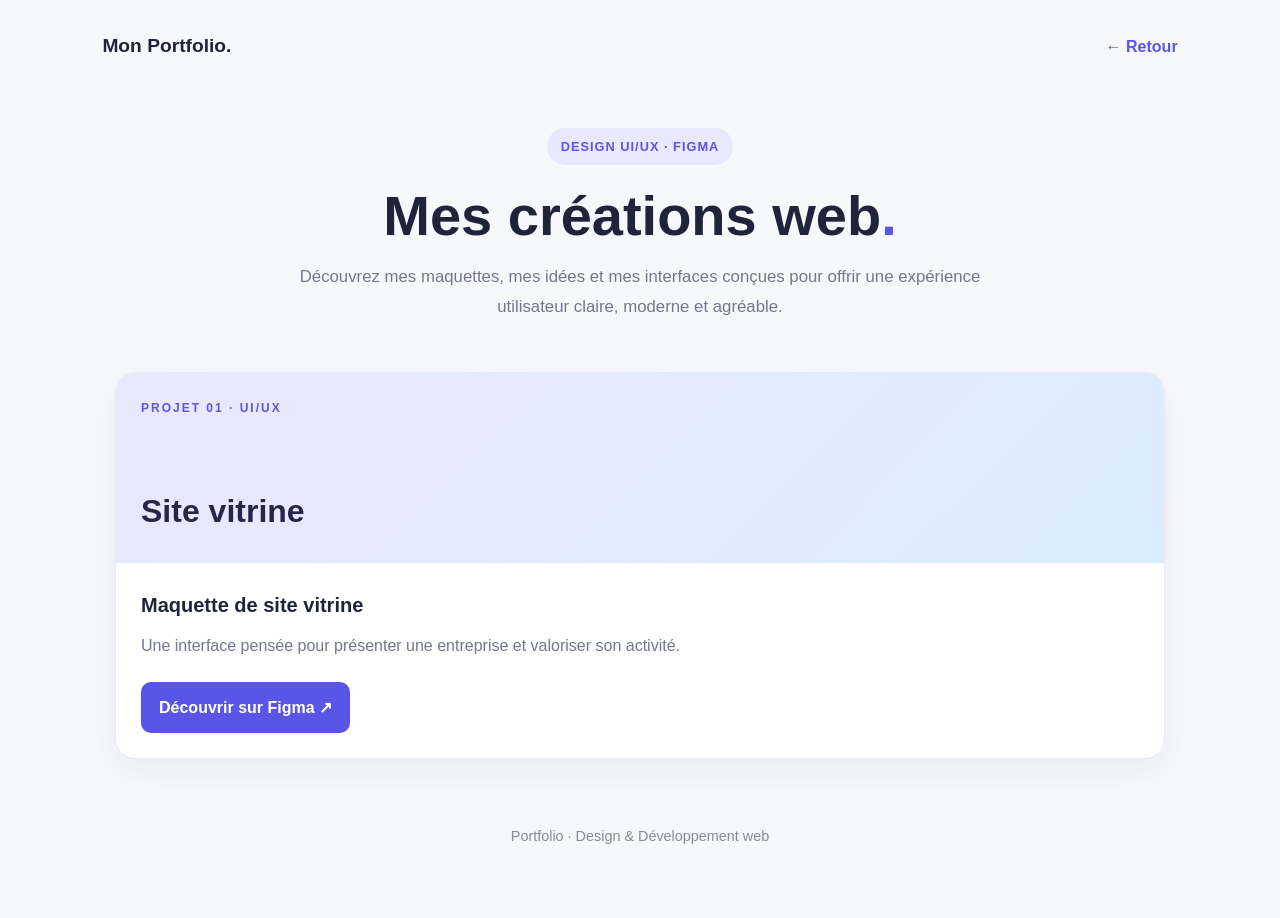
<file: web.html>
<!DOCTYPE html>
<html lang="fr">
<head>
    <meta charset="UTF-8">
    <meta name="viewport" content="width=device-width, initial-scale=1.0">

    <title>Mes projets web | Portfolio</title>
    <link rel="stylesheet" href="style.css">

    <style>
        .web-page {
            min-height: 100vh;
            padding: 30px 8% 70px;
            background: #f7f8fc;
            color: #20243a;
        }

        .web-nav {
            display: flex;
            justify-content: space-between;
            align-items: center;
            gap: 20px;
            margin-bottom: 65px;
        }

        .web-logo {
            font-size: 1.2rem;
            font-weight: 800;
            color: #20243a;
            text-decoration: none;
        }

        .web-back {
            color: #5b55e7;
            text-decoration: none;
            font-weight: 600;
        }

        .web-hero {
            max-width: 720px;
            margin: 0 auto 50px;
            text-align: center;
        }

        .web-tag {
            display: inline-block;
            padding: 8px 14px;
            background: #e9e8ff;
            color: #5b55e7;
            border-radius: 30px;
            font-size: 0.8rem;
            font-weight: 700;
            letter-spacing: 1px;
        }

        .web-hero h1 {
            margin: 20px 0 15px;
            font-size: clamp(2.2rem, 5vw, 3.5rem);
            line-height: 1.1;
        }

        .web-hero p {
            color: #73778b;
            font-size: 1.05rem;
            line-height: 1.8;
        }

        .web-gallery {
            display: grid;
            grid-template-columns:
                repeat(auto-fit, minmax(min(100%, 280px), 1fr));
            gap: 28px;
            max-width: 1050px;
            margin: 0 auto;
        }

        .web-card {
            overflow: hidden;
            background: #ffffff;
            border: 1px solid #e9eaf2;
            border-radius: 20px;
            box-shadow: 0 12px 35px rgba(30, 35, 80, 0.06);
            transition: transform 0.25s ease,
                        box-shadow 0.25s ease;
        }

        .web-card:hover {
            transform: translateY(-6px);
            box-shadow: 0 18px 40px rgba(30, 35, 80, 0.12);
        }

        .web-preview {
            min-height: 190px;
            padding: 25px;
            display: flex;
            flex-direction: column;
            justify-content: space-between;
            background: linear-gradient(135deg, #e9e8ff, #dcecff);
        }

        .web-preview span {
            font-size: 0.75rem;
            font-weight: 800;
            letter-spacing: 2px;
            color: #5b55e7;
        }

        .web-preview strong {
            font-size: 2rem;
            color: #24264a;
        }

        .web-card-content {
            padding: 25px;
        }

        .web-card-content h2 {
            margin: 0 0 10px;
            font-size: 1.25rem;
        }

        .web-card-content p {
            margin: 0 0 22px;
            color: #73778b;
            line-height: 1.7;
        }

        .figma-button {
            display: inline-block;
            padding: 12px 18px;
            background: #5b55e7;
            color: #ffffff;
            border-radius: 10px;
            text-decoration: none;
            font-weight: 700;
            transition: background 0.2s ease;
        }

        .figma-button:hover {
            background: #4039c7;
        }

        .web-footer {
            margin-top: 65px;
            text-align: center;
            color: #85899a;
            font-size: 0.9rem;
        }

        @media (max-width: 600px) {
            .web-page {
                padding: 25px 5% 45px;
            }

            .web-nav {
                margin-bottom: 45px;
            }

            .web-hero {
                margin-bottom: 35px;
            }
        }
    </style>
</head>

<body>
    <main class="web-page">

        <nav class="web-nav">
            <a href="index.html" class="web-logo">
                Mon Portfolio.
            </a>

            <a href="index.html#projets" class="web-back">
                ← Retour
            </a>
        </nav>

        <header class="web-hero">
            <span class="web-tag">DESIGN UI/UX · FIGMA</span>

            <h1>Mes créations web<span style="color:#5b55e7">.</span></h1>

            <p>
                Découvrez mes maquettes, mes idées et mes interfaces
                conçues pour offrir une expérience utilisateur claire,
                moderne et agréable.
            </p>
        </header>

        <section class="web-gallery">

            <!-- MAQUETTE 1 -->
            <article class="web-card">
                <div class="web-preview">
                    <span>PROJET 01 · UI/UX</span>
                    <strong>Site vitrine</strong>
                </div>

                <div class="web-card-content">
                    <h2>Maquette de site vitrine</h2>

                    <p>
                        Une interface pensée pour présenter une entreprise
                        et valoriser son activité.
                    </p>

                    <a
                        href="https://www.figma.com/design/7uAZLtjkX3qMrGrwsqEdgQ/Untitled?node-id=0-1&m=dev&t=SgQyx5npWPtRexyd-1"
                        class="figma-button"
                        target="_blank"
                        rel="noopener noreferrer">
                        Découvrir sur Figma ↗
                    </a>
                </div>
            </article>

            <!-- DUPLIQUE CE BLOC POUR LES AUTRES MAQUETTES -->

        </section>

        <footer class="web-footer">
            <p>Portfolio · Design & Développement web</p>
        </footer>

    </main>

    <script src="script.js"></script>
</body>
</html>
</file>
<file: style.css>
:root {
    --green: #0c6644;
    --green-dark: #08452f;
    --green-light: #e8f2ed;
    --mint: #9fe0bf;
    --ink: #14231c;
    --gray: #5b6b63;
    --white: #ffffff;
    --background: #f8faf8;
    --border: #e1e9e3;
    --shadow: 0 16px 45px rgba(12, 65, 43, 0.09);
}

* {
    margin: 0;
    padding: 0;
    box-sizing: border-box;
}

html {
    scroll-behavior: smooth;
    scroll-padding-top: 90px;
}

body {
    font-family: Arial, Helvetica, sans-serif;
    background: var(--white);
    color: var(--ink);
    line-height: 1.7;
}

a {
    color: inherit;
    text-decoration: none;
}

img {
    max-width: 100%;
    display: block;
}

.container {
    width: min(1120px, 90%);
    margin: 0 auto;
}

.section {
    padding: 95px 0;
}

span {
    color: var(--green);
}




.header {
    position: sticky;
    top: 0;
    z-index: 100;
    background: rgba(255, 255, 255, 0.96);
    border-bottom: 1px solid var(--border);
    backdrop-filter: blur(12px);
}

.navbar {
    min-height: 78px;
    display: flex;
    align-items: center;
    justify-content: space-between;
    gap: 24px;
}

.logo {
    font-size: 29px;
    font-weight: 800;
    letter-spacing: -1.5px;
    color: var(--ink);
}

.logo span {
    color: var(--green);
}

.nav-links {
    display: flex;
    align-items: center;
    gap: 23px;
}

.nav-links a {
    color: var(--gray);
    font-size: 13px;
    font-weight: 600;
    transition: color 0.25s;
}

.nav-links a:hover {
    color: var(--green);
}

.nav-button {
    padding: 10px 17px;
    background: var(--green);
    color: var(--white);
    border-radius: 8px;
    font-size: 13px;
    font-weight: 700;
    transition: background 0.25s;
}

.nav-button:hover,
.btn-primary:hover {
    background: var(--green-dark);
}



.btn {
    display: inline-flex;
    align-items: center;
    justify-content: center;
    padding: 13px 22px;
    border-radius: 8px;
    font-size: 14px;
    font-weight: 700;
    text-align: center;
    cursor: pointer;
    transition: transform 0.25s, background 0.25s;
}

.btn:hover {
    transform: translateY(-3px);
}

.btn-primary {
    background: var(--green);
    color: var(--white);
}

.btn-primary:hover {
    color: var(--white);
}

.btn-outline {
    border: 1px solid var(--green);
    color: var(--green);
    background: transparent;
}

.btn-outline:hover {
    background: var(--green-light);
}

.hero-buttons,
.contact-buttons {
    display: flex;
    flex-wrap: wrap;
    gap: 13px;
}




.hero {
    background:
        radial-gradient(
            circle at 85% 15%,
            rgba(159, 224, 191, 0.25),
            transparent 35%
        ),
        var(--background);
    overflow: hidden;
}

.hero-grid {
    display: grid;
    grid-template-columns: 1.15fr 0.85fr;
    align-items: center;
    gap: 75px;
}

.eyebrow {
    color: var(--green);
    font-size: 11px;
    font-weight: 800;
    letter-spacing: 2px;
    margin-bottom: 17px;
}

.hero h1 {
    font-size: clamp(36px, 5vw, 58px);
    line-height: 1.12;
    letter-spacing: -2px;
    margin-bottom: 20px;
}

.hero h1 span {
    color: var(--green);
}

.hero h2 {
    max-width: 530px;
    font-size: 23px;
    line-height: 1.45;
    margin-bottom: 18px;
}

.hero-description {
    max-width: 540px;
    color: var(--gray);
    font-size: 15px;
    margin-bottom: 28px;
}

.hero-note {
    margin-top: 27px;
    color: var(--gray);
    font-size: 12px;
    display: flex;
    align-items: center;
    gap: 9px;
}

.status-dot {
    display: inline-block;
    width: 9px;
    height: 9px;
    background: #2aa66a;
    border-radius: 50%;
}



.hero-visual {
    position: relative;
    width: 100%;
    max-width: 410px;
    margin: 0 auto;
    padding: 18px;
}

.photo-decoration {
    position: absolute;
    inset: 0;
    background: var(--mint);
    border-radius: 48% 48% 20px 20px;
    transform: rotate(5deg);
    opacity: 0.65;
}

.photo-card {
    position: relative;
    z-index: 1;
    padding: 12px;
    background: var(--white);
    border-radius: 180px 180px 18px 18px;
    box-shadow: var(--shadow);
}

.profile-photo {
    width: 100%;
    height: 430px;
    object-fit: cover;
    object-position: center top;
    border-radius: 170px 170px 12px 12px;
    background: var(--green-light);
}

.photo-caption {
    padding: 15px 10px 8px;
    text-align: center;
}

.photo-caption p {
    color: var(--ink);
    font-size: 16px;
    font-weight: 800;
}

.photo-caption span {
    color: var(--gray);
    font-size: 12px;
}

.floating-label {
    position: absolute;
    z-index: 2;
    padding: 11px 15px;
    background: var(--white);
    border: 1px solid var(--border);
    border-radius: 10px;
    box-shadow: var(--shadow);
    font-size: 12px;
    font-weight: 700;
}

.floating-label span {
    color: var(--green);
    margin-right: 5px;
}

.label-top {
    top: 70px;
    left: -25px;
}

.label-bottom {
    bottom: 95px;
    right: -30px;
}



.section-heading {
    max-width: 650px;
    margin: 0 auto 48px;
    text-align: center;
}

.section-heading h2,
.contact-content h2 {
    font-size: clamp(30px, 4vw, 43px);
    line-height: 1.2;
    letter-spacing: -1px;
    margin-bottom: 16px;
}

.section-heading h2 span,
.contact-content h2 span {
    color: var(--green);
}

.section-heading > p:last-child {
    color: var(--gray);
    font-size: 14px;
}


/* =================================
   ANIMATIONS DU PORTFOLIO
================================= */

body.motion-ready .js-reveal {
    opacity: 0;
    transform: translateY(25px);
    transition:
        opacity 0.7s ease,
        transform 0.7s ease;
}

body.motion-ready .js-reveal.is-visible {
    opacity: 1;
    transform: translateY(0);
}

/* Effets interactifs sur les cartes */
.project-card,
.gallery-item,
.web-card {
    transition:
        transform 0.3s ease,
        box-shadow 0.3s ease;
}

.project-card:hover,
.gallery-item:hover,
.web-card:hover {
    transform: translateY(-5px);
}

/* Accessibilité */
@media (prefers-reduced-motion: reduce) {
    *,
    *::before,
    *::after {
        scroll-behavior: auto !important;
        animation-duration: 0.01ms !important;
        transition-duration: 0.01ms !important;
    }
}


.about {
    background: var(--white);
}

.about-content {
    display: grid;
    grid-template-columns: 0.7fr 1.3fr;
    gap: 55px;
    align-items: center;
}

.about-mark {
    min-height: 280px;
    display: flex;
    align-items: center;
    justify-content: center;
    background: var(--green-light);
    color: var(--green);
    border-radius: 20px;
    font-size: 75px;
    font-weight: 800;
    letter-spacing: -6px;
}

.about-text h3 {
    font-size: 25px;
    line-height: 1.4;
    margin-bottom: 18px;
}

.about-text p {
    color: var(--gray);
    font-size: 14px;
    margin-bottom: 14px;
}

.text-link {
    display: inline-block;
    margin-top: 12px;
    color: var(--green);
    font-size: 13px;
    font-weight: 800;
}

.text-link:hover {
    color: var(--green-dark);
}


/* ==============================
   8. COMPÉTENCES
================================ */

.skills {
    background: var(--background);
}

.skills-grid {
    display: grid;
    grid-template-columns: repeat(3, minmax(0, 1fr));
    gap: 22px;
}

.skill-card {
    padding: 30px 25px;
    background: var(--white);
    border: 1px solid var(--border);
    border-radius: 15px;
    transition: transform 0.25s, box-shadow 0.25s;
}

.skill-card:hover {
    transform: translateY(-6px);
    box-shadow: var(--shadow);
}

.skill-card.featured {
    border-top: 4px solid var(--green);
}

.skill-icon {
    width: 54px;
    height: 54px;
    display: flex;
    align-items: center;
    justify-content: center;
    background: var(--green-light);
    border-radius: 13px;
    font-size: 25px;
    margin-bottom: 22px;
}

.skill-card h3 {
    font-size: 19px;
    margin-bottom: 12px;
}

.skill-card p {
    min-height: 100px;
    color: var(--gray);
    font-size: 13px;
}

.skill-card ul {
    list-style: none;
    margin-top: 17px;
}

.skill-card li {
    padding: 9px 0;
    border-top: 1px solid var(--border);
    color: var(--gray);
    font-size: 12px;
}

.skill-card li::before {
    content: "✓";
    color: var(--green);
    font-weight: 800;
    margin-right: 9px;
}


/* ==============================
   9. SERVICES
================================ */

.services {
    background: var(--white);
}

.services-grid {
    display: grid;
    grid-template-columns: repeat(3, minmax(0, 1fr));
    gap: 25px;
}

.service-item {
    padding: 28px;
    border: 1px solid var(--border);
    border-radius: 14px;
}

.service-number {
    display: inline-block;
    color: var(--green);
    font-size: 13px;
    font-weight: 800;
    margin-bottom: 20px;
}

.service-item h3 {
    font-size: 19px;
    margin-bottom: 12px;
}

.service-item p {
    color: var(--gray);
    font-size: 13px;
}


/* ==============================
   10. PROJETS
================================ */

.projects {
    background: var(--background);
}

.projects-grid {
    display: grid;
    grid-template-columns: repeat(3, minmax(0, 1fr));
    gap: 23px;
}

.project-card {
    overflow: hidden;
    background: var(--white);
    border: 1px solid var(--border);
    border-radius: 15px;
    transition: transform 0.25s, box-shadow 0.25s;
}

.project-card:hover {
    transform: translateY(-5px);
    box-shadow: var(--shadow);
}

.project-image {
    min-height: 205px;
    padding: 20px;
    display: flex;
    flex-direction: column;
    align-items: flex-start;
    justify-content: space-between;
    color: var(--white);
}

.project-image span {
    color: var(--white);
    font-size: 12px;
    opacity: 0.8;
}

.project-web {
    background: linear-gradient(135deg, #0c6644, #9fe0bf);
}

.project-social {
    background: linear-gradient(135deg, #14231c, #527b67);
}

.project-design {
    background: linear-gradient(135deg, #173f30, #c2d8c8);
}

.project-symbol {
    align-self: center;
    color: var(--white);
    font-size: 32px;
    font-weight: 800;
    letter-spacing: 2px;
}

.project-info {
    padding: 23px;
}

.project-category {
    color: var(--green);
    font-size: 10px;
    font-weight: 800;
    letter-spacing: 1px;
    margin-bottom: 10px;
}

.project-info h3 {
    font-size: 19px;
    margin-bottom: 10px;
}

.project-info > p:not(.project-category) {
    color: var(--gray);
    font-size: 13px;
}

.projects-notice {
    margin-top: 25px;
    text-align: center;
    color: var(--gray);
    font-size: 12px;
}


/* ==============================
   11. CONTACT
================================ */

.contact {
    background: var(--white);
}

.contact-grid {
    display: grid;
    grid-template-columns: 1.2fr 0.8fr;
    gap: 65px;
    align-items: center;
}

.contact-content h2 {
    max-width: 550px;
    margin-bottom: 20px;
}

.contact-content > p:not(.eyebrow) {
    max-width: 570px;
    color: var(--gray);
    font-size: 14px;
}

.contact-details {
    display: grid;
    gap: 20px;
    margin: 30px 0;
}

.contact-detail {
    display: flex;
    align-items: center;
    gap: 15px;
}

.detail-icon {
    width: 45px;
    height: 45px;
    display: flex;
    align-items: center;
    justify-content: center;
    background: var(--green-light);
    color: var(--green);
    border-radius: 10px;
    font-size: 20px;
}

.contact-detail small {
    display: block;
    color: var(--gray);
    font-size: 11px;
}

.contact-detail a {
    display: inline-block;
    color: var(--ink);
    font-size: 13px;
    font-weight: 700;
    overflow-wrap: anywhere;
}

.contact-detail a:hover {
    color: var(--green);
}

.contact-card {
    padding: 38px;
    background: var(--green);
    color: var(--white);
    border-radius: 20px;
}

.contact-card-icon {
    width: 52px;
    height: 52px;
    display: flex;
    align-items: center;
    justify-content: center;
    background: rgba(255, 255, 255, 0.15);
    color: var(--mint);
    border-radius: 13px;
    font-size: 28px;
    margin-bottom: 25px;
}

.contact-card h3 {
    font-size: 27px;
    line-height: 1.35;
    margin-bottom: 17px;
}

.contact-card p {
    color: rgba(255, 255, 255, 0.8);
    font-size: 13px;
}

.contact-signature {
    display: inline-block;
    margin-top: 28px;
    color: var(--mint);
    font-size: 17px;
    font-weight: 800;
}


/* ==============================
   12. PIED DE PAGE
================================ */

.footer {
    padding: 25px 0;
    background: var(--background);
    border-top: 1px solid var(--border);
}

.footer-content {
    display: flex;
    align-items: center;
    justify-content: space-between;
    gap: 20px;
}

.footer p,
.back-top {
    color: var(--gray);
    font-size: 12px;
}

.back-top:hover {
    color: var(--green);
}


/* ==============================
   13. TABLETTES
================================ */

@media (max-width: 950px) {
    .navbar {
        flex-wrap: wrap;
        padding: 15px 0;
    }

    .nav-links {
        order: 3;
        width: 100%;
        justify-content: center;
        flex-wrap: wrap;
        gap: 12px 20px;
    }

    .hero-grid {
        gap: 35px;
    }

    .hero h1 {
        font-size: 44px;
    }

    .skills-grid,
    .services-grid,
    .projects-grid {
        grid-template-columns: repeat(2, minmax(0, 1fr));
    }

    .contact-grid {
        gap: 35px;
    }
}


/* ==============================
   14. TÉLÉPHONES
================================ */

@media (max-width: 650px) {
    .section {
        padding: 65px 0;
    }

    .container {
        width: 91%;
    }

    .navbar {
        gap: 12px;
    }

    .nav-links {
        justify-content: flex-start;
        gap: 10px 15px;
    }

    .nav-links a {
        font-size: 12px;
    }

    .nav-button {
        padding: 9px 12px;
        font-size: 12px;
    }

    .hero-grid,
    .about-content,
    .contact-grid {
        grid-template-columns: 1fr;
    }

    .hero-grid {
        gap: 45px;
    }

    .hero h1 {
        font-size: 39px;
        letter-spacing: -1.5px;
    }

    .hero h2 {
        font-size: 21px;
    }

    .hero-visual {
        max-width: 330px;
    }

    .profile-photo {
        height: 350px;
    }

    .label-top {
        left: -5px;
    }

    .label-bottom {
        right: -5px;
    }

    .about-content {
        gap: 28px;
    }

    .about-mark {
        min-height: 180px;
        font-size: 60px;
    }

    .skills-grid,
    .services-grid,
    .projects-grid {
        grid-template-columns: 1fr;
    }

    .skill-card p {
        min-height: 0;
    }

    .contact-card {
        padding: 28px;
    }

    .footer-content {
        flex-direction: column;
        text-align: center;
        gap: 10px;
    }

    .hero-buttons .btn,
    .contact-buttons .btn {
        width: 100%;
    }
}

/* =================================
   GALERIE GRAPHIQUE — AGRANDISSEMENT
================================= */

/* Images cliquables */
.gallery-item img {
    cursor: zoom-in;
    transition: transform 0.3s ease, box-shadow 0.3s ease;
}

.gallery-item img:hover {
    transform: scale(1.02);
    box-shadow: 0 10px 25px rgba(12, 65, 43, 0.15);
}

/* Fenêtre d'agrandissement */
.lightbox {
    position: fixed;
    inset: 0;
    z-index: 9999;
    display: flex;
    flex-direction: column;
    justify-content: center;
    align-items: center;
    gap: 16px;
    padding: 60px 20px 25px;
    background: rgba(5, 18, 12, 0.94);
    opacity: 0;
    visibility: hidden;
    pointer-events: none;
    transition: opacity 0.3s ease, visibility 0.3s ease;
}

.lightbox.active {
    opacity: 1;
    visibility: visible;
    pointer-events: auto;
}

/* Image agrandie */
.lightbox img {
    max-width: 90%;
    max-height: 78vh;
    width: auto;
    height: auto;
    object-fit: contain;
    border-radius: 10px;
}

/* Bouton de fermeture */
.lightbox-close {
    position: absolute;
    top: 15px;
    right: 25px;
    border: none;
    background: transparent;
    color: white;
    font-size: 42px;
    cursor: pointer;
}

.lightbox-close:hover {
    color: #9fe0bf;
}

/* Titre de la création */
#lightbox-caption {
    color: white;
    text-align: center;
    font-size: 16px;
    margin: 0;
}

/* Accessibilité */
@media (prefers-reduced-motion: reduce) {
    .lightbox,
    .gallery-item img {
        transition: none;
    }
}
</file>
